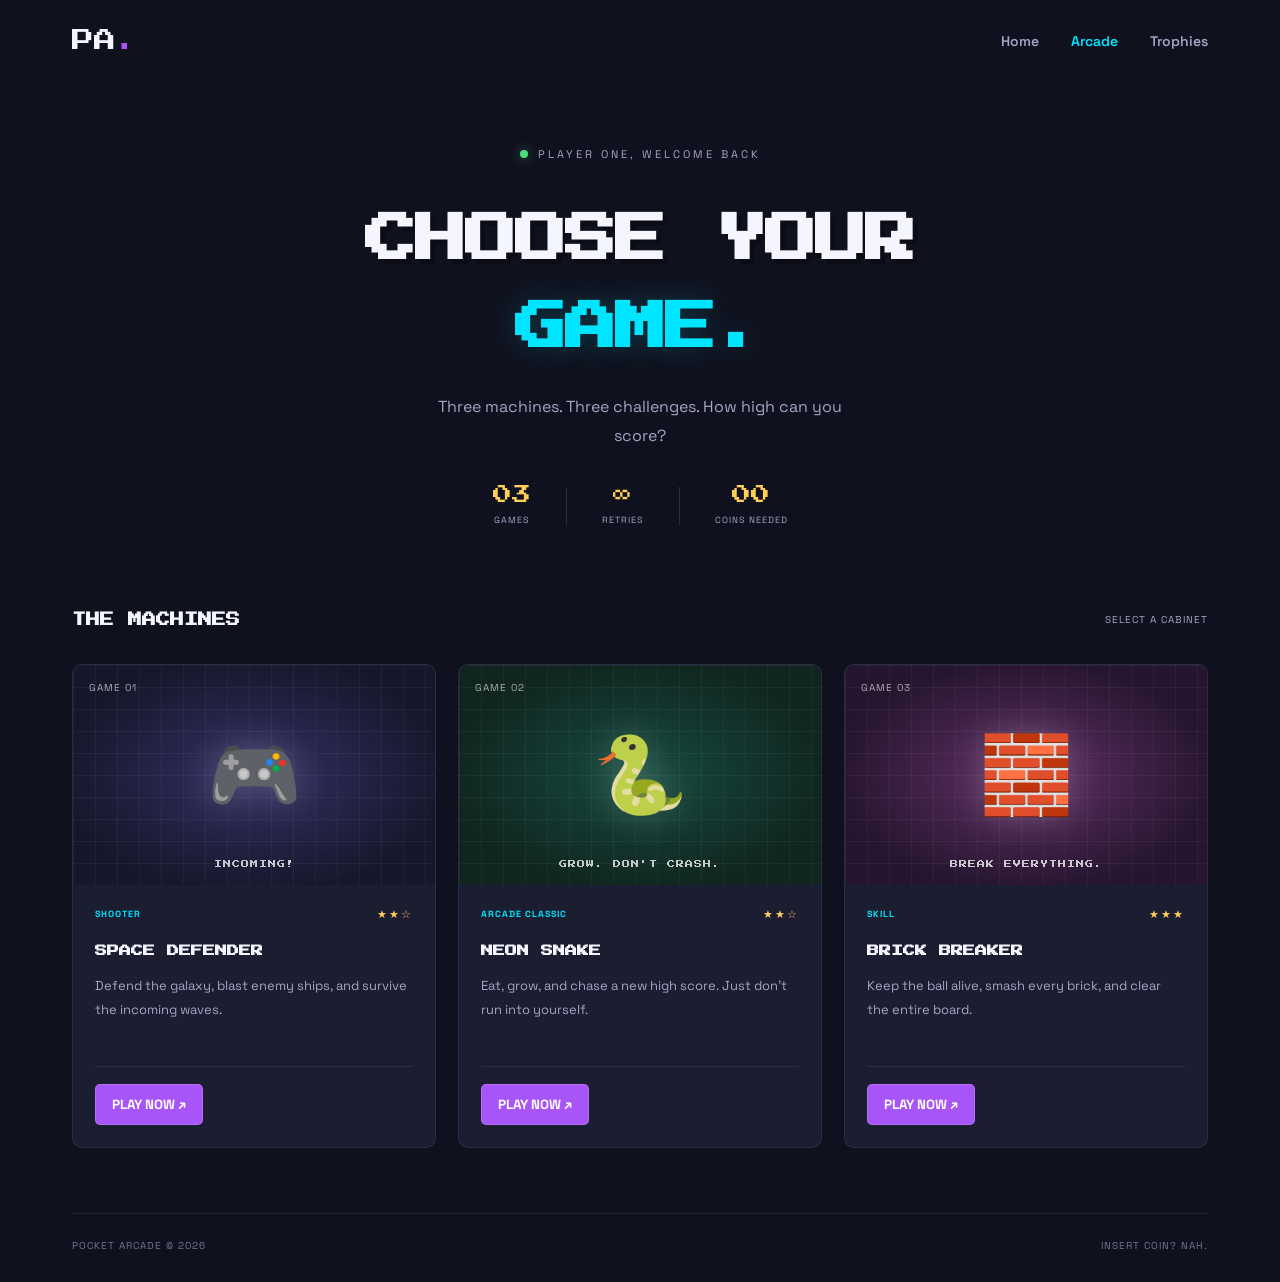
<file: arcade.html>
<!DOCTYPE html>
<html lang="en">
    <head>
        <meta charset="UTF-8">
        <meta name="viewport" content="width=device-width, initial-scale=1.0">
        <title>Pocket Arcade - Games</title>
        <meta name="description" content="Discover the games inside Pocket Arcade. Three games, endless retries.">
        
        <link rel="preconnect" href="https://fonts.googleapis.com">
        <link rel="preconnect" href="https://fonts.gstatic.com" crossorigin>
        <link href="https://fonts.googleapis.com/css2?family=Press+Start+2P&family=Space+Grotesk:wght@400;500;600;700&display=swap" rel="stylesheet">

        <link rel="stylesheet" href="css/style.css">
    </head>

    <body>
        <header class="site-header">
            <a href="index.html" class="brand">PA<span>.</span></a>

            <nav aria-label="Main navigation">
                <a href="index.html">Home</a>
                <a href="arcade.html" class="active">Arcade</a>
                <a href="trophies.html">Trophies</a>
            </nav>
        </header>

        <main class="arcade-page">
            <section class="arcade-intro">
                <div class="status">
                    <span class="status-dot"></span>
                    PLAYER ONE, WELCOME BACK
                </div>

                <h1>CHOOSE YOUR<br><span>GAME.</span></h1>

                <p class="arcade-subtitle">
                    Three machines. Three challenges.
                    How high can you score?
                </p>

                <div class="arcade-stats">
                    <div>
                        <span class="stat-number">03</span>
                        <span class="stat-label">GAMES</span>
                    </div>

                    <div class="stat-divider"></div>

                    <div>
                        <span class="stat-number">∞</span>
                        <span class="stat-label">RETRIES</span>
                    </div>

                    <div class="stat-divider"></div>

                    <div>
                        <span class="stat-number">00</span>
                        <span class="stat-label">COINS NEEDED</span>
                    </div>
                </div>
            </section>

            <section class="games-section">
                <div class="section-heading">
                    <h2>THE MACHINES</h2>
                    <span>SELECT A CABINET</span>
                </div>

                <div class="game-grid">
                    <article class="game-card space-card">
                        <div class="game-art space-art">
                            <span class="game-number">GAME 01</span>
                            <span class="game-emoji">🎮</span>
                            <span class="art-caption">INCOMING!</span>
                        </div>

                        <div class="game-info">
                            <div class="game-meta">
                                <span class="game-category">SHOOTER</span>
                                <span class="game-difficulty">★★☆</span>
                            </div>

                            <h3>SPACE DEFENDER</h3>

                            <p>
                                Defend the galaxy, blast enemy ships,
                                and survive the incoming waves.
                            </p>

                            <div class="game-bottom">
                                <button class="play-button" data-game="space">PLAY NOW ↗</button>
                            </div>
                        </div>
                    </article>

                    <article class="game-card snake-card">
                        <div class="game-art snake-art">
                            <span class="game-number">GAME 02</span>
                            <span class="game-emoji">🐍</span>
                            <span class="art-caption">GROW. DON'T CRASH.</span>
                        </div>

                        <div class="game-info">
                            <div class="game-meta">
                                <span class="game-category">ARCADE CLASSIC</span>
                                <span class="game-difficulty">★★☆</span>
                            </div>

                            <h3>NEON SNAKE</h3>

                            <p>
                                Eat, grow, and chase a new high score.
                                Just don't run into yourself.
                            </p>

                            <div class="game-bottom">
                                <button class="play-button" data-game="snake">PLAY NOW ↗</button>
                            </div>
                        </div>
                    </article>

                    <article class="game-card brick-card">
                        <div class="game-art brick-art">
                            <span class="game-number">GAME 03</span>
                            <span class="game-emoji">🧱</span>
                            <span class="art-caption">BREAK EVERYTHING.</span>
                        </div>

                        <div class="game-info">
                            <div class="game-meta">
                                <span class="game-category">SKILL</span>
                                <span class="game-difficulty">★★★</span>
                            </div>

                            <h3>BRICK BREAKER</h3>

                            <p>
                                Keep the ball alive, smash every brick,
                                and clear the entire board.
                            </p>

                            <div class="game-bottom">
                                <button class="play-button" data-game="brick">PLAY NOW ↗</button>
                            </div>
                        </div>
                    </article>
                </div>
            </section>

            <footer class="arcade-footer">
                <span>POCKET ARCADE © 2026</span>
                <span>INSERT COIN? NAH.</span>
            </footer>
        </main>

        <div class="game-overlay" id="brick-overlay" hidden>
  <div class="game-window">
    <div class="game-window-header">
      <div>
        <span class="game-category">POCKET ARCADE / GAME 03</span>
        <h2>BRICK BREAKER</h2>
      </div>
      <button id="close-brick" class="close-button" aria-label="Close game">✕</button>
    </div>

    <div class="game-score">
      <span>SCORE: <strong id="brick-score">0</strong></span>
      <span>BEST: <strong id="brick-best">0</strong></span>
    </div>

    <canvas id="brick-canvas" width="400" height="400"></canvas>

    <p id="brick-message" class="game-message">Press START to play</p>

    <div class="game-controls">
      <button id="brick-start" class="play-button">START GAME</button>
      <button id="brick-restart" class="secondary-button">RESTART</button>
    </div>

    <p class="controls-hint">MOVE: A / D OR ← / → OR MOUSE</p>
  </div>
</div>

        <div class="game-overlay" id="space-overlay" hidden>
  <div class="game-window">
    <div class="game-window-header">
      <div>
        <span class="game-category">POCKET ARCADE / GAME 01</span>
        <h2>SPACE DEFENDER</h2>
      </div>

      <button id="close-space" class="close-button" aria-label="Close game">✕</button>
    </div>

    <div class="game-score">
      <span>SCORE: <strong id="space-score">0</strong></span>
      <span>BEST: <strong id="space-best">0</strong></span>
    </div>

    <canvas id="space-canvas" width="400" height="400"></canvas>

    <p id="space-message" class="game-message">Press START to play</p>

    <div class="game-controls">
      <button id="space-start" class="play-button">START GAME</button>
      <button id="space-restart" class="secondary-button">RESTART</button>
    </div>

    <p class="controls-hint">MOVE: A / D OR ← / → | SHOOT: SPACE</p>
  </div>
</div>

        <div class="game-overlay" id="snake-overlay" hidden>
            <div class="game-window">
                <div class="game-window-header">
                    <div>
                        <span class="game-category">POCKET ARCADE / GAME 02</span>
                        <h2>NEON SNAKE</h2>
                    </div>
                    <button id="close-snake" class="close-button" aria-label="Close game">✕</button>
                </div>

                <div class="game-score">
                    <span>SCORE: <strong id="snake-score">0</strong></span>
                    <span>BEST: <strong id="snake-best">0</strong></span>
                </div>

                <canvas id="snake-canvas" width="400" height="400"></canvas>

                <p id="snake-message" class="game-message">Press START to play</p>

                <div class="game-controls">
                    <button id="snake-start" class="play-button">START GAME</button>
                    <button id="snake-restart" class="secondary-button">RESTART</button>
                </div>

                <p class="controls-hint">MOVE: ARROW KEYS / WASD</p>
            </div>
        </div>

        <script src="js/games/snake.js"></script>
        <script src="js/games/space.js"></script>
        <script src="js/games/brick.js"></script>
    </body>
</html>
</file>
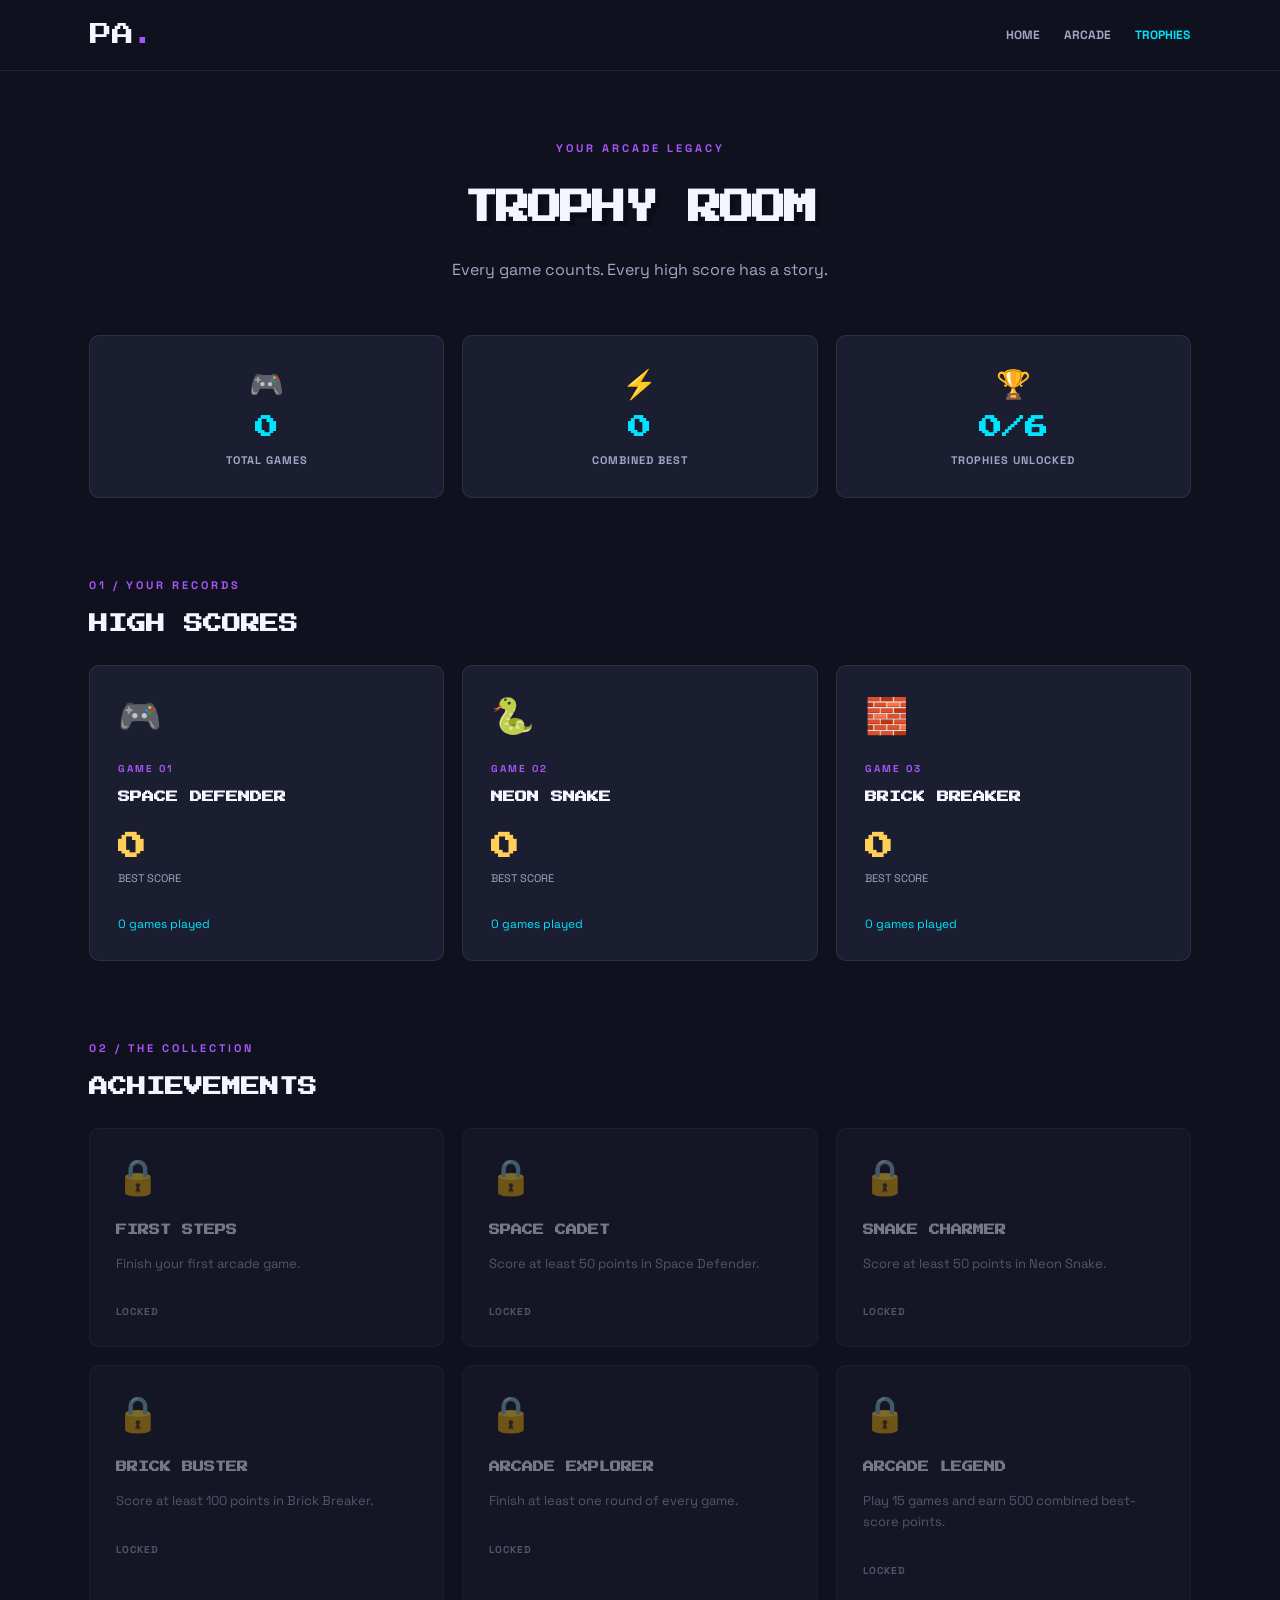
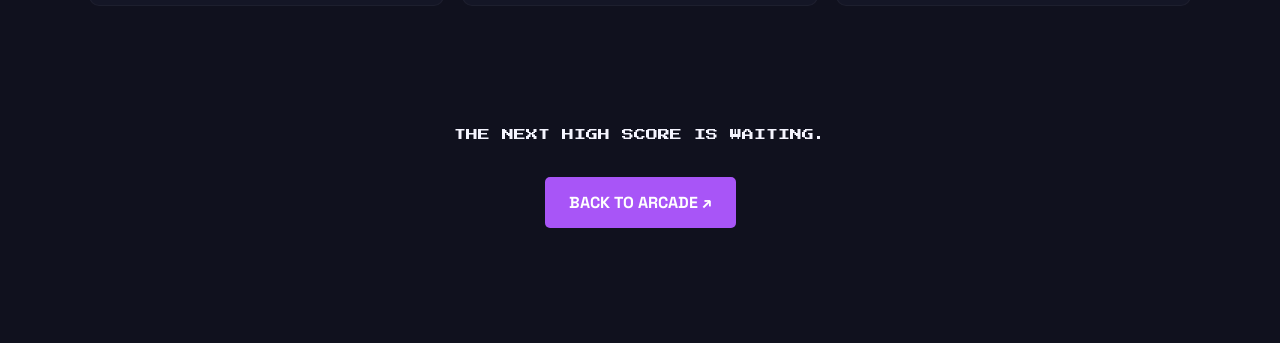
<file: trophies.html>
<!DOCTYPE html>
<html lang="en">
<head>
  <meta charset="UTF-8">
  <meta name="viewport" content="width=device-width, initial-scale=1.0">
  <title>Trophy Room | Pocket Arcade</title>

  <link rel="preconnect" href="https://fonts.googleapis.com">
  <link rel="preconnect" href="https://fonts.gstatic.com" crossorigin>
  <link href="https://fonts.googleapis.com/css2?family=Press+Start+2P&family=Space+Grotesk:wght@400;500;600;700&display=swap" rel="stylesheet">

  <link rel="stylesheet" href="css/style.css">
</head>

<body>
  <header class="trophy-header">
    <a href="index.html" class="brand">PA<span>.</span></a>

    <nav class="trophy-nav">
      <a href="index.html">HOME</a>
      <a href="arcade.html">ARCADE</a>
      <a href="trophies.html" class="active">TROPHIES</a>
    </nav>
  </header>

  <main class="trophy-main">
    <section class="trophy-hero">
      <span class="trophy-eyebrow">YOUR ARCADE LEGACY</span>
      <h1>TROPHY ROOM</h1>
      <p>Every game counts. Every high score has a story.</p>
    </section>

    <section class="trophy-stats">
      <div class="trophy-stat">
        <span class="stat-icon">🎮</span>
        <strong id="total-plays">0</strong>
        <span>TOTAL GAMES</span>
      </div>

      <div class="trophy-stat">
        <span class="stat-icon">⚡</span>
        <strong id="total-score">0</strong>
        <span>COMBINED BEST</span>
      </div>

      <div class="trophy-stat">
        <span class="stat-icon">🏆</span>
        <strong id="total-trophies">0/6</strong>
        <span>TROPHIES UNLOCKED</span>
      </div>
    </section>

    <section class="trophy-section">
      <div class="trophy-section-heading">
        <span>01 / YOUR RECORDS</span>
        <h2>HIGH SCORES</h2>
      </div>

      <div class="records-grid">
        <article class="record-card">
          <span class="record-emoji">🎮</span>
          <span class="record-label">GAME 01</span>
          <h3>SPACE DEFENDER</h3>
          <strong id="record-space">0</strong>
          <p>BEST SCORE</p>
          <span id="plays-space" class="record-plays">0 games played</span>
        </article>

        <article class="record-card">
          <span class="record-emoji">🐍</span>
          <span class="record-label">GAME 02</span>
          <h3>NEON SNAKE</h3>
          <strong id="record-snake">0</strong>
          <p>BEST SCORE</p>
          <span id="plays-snake" class="record-plays">0 games played</span>
        </article>

        <article class="record-card">
          <span class="record-emoji">🧱</span>
          <span class="record-label">GAME 03</span>
          <h3>BRICK BREAKER</h3>
          <strong id="record-brick">0</strong>
          <p>BEST SCORE</p>
          <span id="plays-brick" class="record-plays">0 games played</span>
        </article>
      </div>
    </section>

    <section class="trophy-section">
      <div class="trophy-section-heading">
        <span>02 / THE COLLECTION</span>
        <h2>ACHIEVEMENTS</h2>
      </div>

      <div class="achievements-grid" id="achievements-grid"></div>
    </section>

    <div class="trophy-footer">
      <p>THE NEXT HIGH SCORE IS WAITING.</p>
      <a href="arcade.html" class="trophy-play">BACK TO ARCADE ↗</a>
    </div>
  </main>

  <script src="js/trophies.js"></script>
</body>
</html>
</file>
<file: css/style.css>
:root {
    --background: #10111e;
    --surface: #1B1D31;
    --purple: #A855F7;
    --cyan: #00E5FF;
    --yellow: #FFCF58;
    --text: #F5F5FF;
    --muted: #A3A5C4;
}

* {
    box-sizing: border-box;
}

html {
    scroll-behavior: smooth;
}

body {
    margin: 0;
    min-height: 100vh;
    background: var(--background);
    color: var(--text);
    font-family: "Space Grotesk", sans-serif;
}

a {
    color: inherit;
    text-decoration: none;
}

.site-header {
    height: 82px;
    max-width: 1200px;
    margin: auto;
    padding: 0 32px;
    display: flex;
    align-items: center;
    justify-content: space-between;
}

.brand {
    font-family: "Press Start 2P", monospace;
    font-size: 22px;
    color: var(--text);
}

.brand span {
    color: var(--purple);
}

nav {
    display: flex;
    align-items: center;
    gap: 32px;
}

nav a {
    color: var(--muted);
    font-size: 14px;
    font-weight: 600;
    transition: color 0.2s;
}

nav a:hover,
nav a.active {
    color: var(--cyan);
}

.welcome {
    min-height: calc(100vh - 82px);
    display: flex;
    flex-direction: column;
    justify-content: space-between;
    align-items: center;
    padding: 80px 24px 30px;
    text-align: center;
    position: relative;
    overflow: hidden;
}

.welcome::before {
    content: "";
    position: absolute;
    inset: 0;
    background-image:
      linear-gradient(#FFFFFF05 1px, transparent 1px),
      linear-gradient(90deg, #FFFFFF05 1px, transparent 1px);
    background-size: 50px 50px;
    pointer-events: none;
}

.welcome-content {
    position: relative;
    z-index: 1;
    display: flex;
    flex-direction: column;
    align-items: center;
}

.status {
    display: flex;
    align-items: center;
    gap: 10px;
    font-size: 11px;
    letter-spacing: 3px;
    color: var(--muted);
}

.status-dot {
    width: 8px;
    height: 8px;
    background: #4ADE80;
    border-radius: 50%;
    box-shadow: 0 0 12px #4ADE8080;
}

.arcade-icon {
    font-size: 76px;
    margin: 45px 0 25px;
    animation: float 3s ease-in-out infinite;
}

h1 {
    font-family: "Press Start 2P", monospace;
    font-size: clamp(32px, 6vw, 76px);
    line-height: 1.5;
    margin: 0;
    letter-spacing: -2px;
    text-shadow: 5px 5px 0 #00000045;
}

h1 span {
    color: var(--purple);
}

.tagline {
    color: var(--muted);
    font-size: 17px;
    line-height: 1.8;
    margin: 30px 0 38px;
}

.start-button {
    display: inline-flex;
    align-items: center;
    justify-content: center;
    gap: 15px;
    padding: 20px 32px;
    background: var(--purple);
    color: white;
    font-family: "Press Start 2P", monospace;
    font-size: 12px;
    border: 2px solid #C084FC;
    box-shadow: 6px 6px 0 #60299A;
    transition: transform 0.15s, box-shadow 0.15s;
}

.start-button:hover {
    transform: translate(3px, 3px);
    box-shadow: 3px 3px 0 #60299A;
}

.insert-coin {
    margin-top: 30px;
    color: var(--yellow);
    font-family: "Press Start 2P", monospace;
    font-size: 9px;
    animation: blink 1.5s infinite;
}

.welcome-footer {
    position: relative;
    z-index: 1;
    display: flex;
    justify-content: space-between;
    width: 100%;
    max-width: 1100px;
    margin-top: 60px;
    color: #73758E;
    font-size: 11px;
    letter-spacing: 2px;
}

.arcade-page {
    max-width: 1200px;
    min-height: calc(100vh - 82px);
    margin: 0 auto;
    padding: 65px 32px 30px;
}

.arcade-intro {
    text-align: center;
    display: flex;
    flex-direction: column;
    align-items: center;
}

.arcade-intro h1 {
    margin-top: 35px;
    font-size: clamp(28px, 5vw, 52px);
    line-height: 1.7;
}

.arcade-intro h1 span {
    color: var(--cyan);
    text-shadow: 0 0 30px #00E5FF35;
}

.arcade-subtitle {
    max-width: 430px;
    color: var(--muted);
    font-size: 16px;
    line-height: 1.8;
    margin: 20px 0 35px;
}

.arcade-stats {
    display: flex;
    align-items: center;
    justify-content: center;
    gap: 35px;
    margin-bottom: 75px;
}

.arcade-stats div:not(.stat-divider) {
    display: flex;
    flex-direction: column;
    gap: 10px;
}

.stat-number {
    color: var(--yellow);
    font-family: "Press Start 2P", monospace;
    font-size: 19px;
}

.stat-label {
    color: var(--muted);
    font-size: 9px;
    letter-spacing: 1px;
}

.stat-divider {
    width: 1px;
    height: 38px;
    background: #FFFFFF20;
}

.games-section {
    margin-bottom: 65px;
}

.section-heading {
    display: flex;
    justify-content: space-between;
    align-items: center;
    gap: 16px;
    margin-bottom: 25px;
}

.section-heading h2 {
    font-family: "Press Start 2P", monospace;
    font-size: 14px;
}

.section-heading > span {
    color: var(--muted);
    font-size: 10px;
    letter-spacing: 1px;
}

.game-grid {
    display: grid;
    grid-template-columns: repeat(3, minmax(0, 1fr));
    gap: 22px;
}

.game-card {
    min-width: 0;
    overflow: hidden;
    background: var(--surface);
    border: 1px solid #FFFFFF12;
    border-radius: 10px;
    transition: transform 0.25s, border-color 0.25s;
}

.game-card:hover {
    transform: translateY(-7px);
    border-color: #A855F780;
}

.game-art {
    height: 220px;
    position: relative;
    display: flex;
    justify-content: center;
    align-items: center;
    overflow: hidden;
}

.game-art::before {
    content: "";
    position: absolute;
    inset: 0;
    background-image:
        linear-gradient(#FFFFFF0B 1px, transparent 1px),
        linear-gradient(90deg, #FFFFFF0B 1px, transparent 1px);
    background-size: 22px 22px;
}

.space-art {
    background: radial-gradient(ellipse at center, #343064, #17172C 75%);
}

.snake-art {
    background: radial-gradient(ellipse at center, #164B40, #10251F 75%);
}

.brick-art {
    background: radial-gradient(ellipse at center, #603064, #25152E 75%);
}

.game-number {
    position: absolute;
    top: 16px;
    left: 16px;
    z-index: 1;
    color: #FFFFFFA0;
    font-size: 10px;
    letter-spacing: 1px;
}

.game-emoji {
    position: relative;
    z-index: 1;
    font-size: 76px;
    filter: drop-shadow(0 0 18px #FFFFFF30);
    transition: transform 0.3s;
}

.game-card:hover .game-emoji {
    transform: scale(1.12) rotate(-4deg);
}

.art-caption {
    position: absolute;
    bottom: 17px;
    z-index: 1;
    font-family: "Press Start 2P", monospace;
    font-size: 8px;
    color: #FFFFFFC0;
    letter-spacing: 1px;
}

.game-info {
    padding: 22px;
}

.game-meta {
    display: flex;
    align-items: center;
    justify-content: space-between;
    gap: 8px;
}

.game-category {
    color: var(--cyan);
    font-size: 9px;
    letter-spacing: 1px;
    font-weight: 700;
}

.game-difficulty {
    color: var(--yellow);
    font-size: 11px;
    letter-spacing: 2px;
}

.game-info h3 {
    font-family: "Press Start 2P", monospace;
    font-size: 12px;
    line-height: 1.8;
    margin: 20px 0 12px;
}

.game-info p {
    color: var(--muted);
    font-size: 13px;
    line-height: 1.8;
    min-height: 70px;
    margin: 0 0 22px;
}

.game-bottom {
    display: flex;
    justify-content: space-between;
    align-items: center;
    border-top: 1px solid #FFFFFF12;
    padding-top: 17px;
}

.game-status {
    color: #FFCF58;
    font-size: 9px;
    letter-spacing: 1px;
}

.game-arrow {
    color: var(--muted);
    font-size: 20px;
    transition: color 0.2s, transform 0.2s;
}

.game-card:hover .game-arrow {
    color: var(--cyan);
    transform: translate(3px, -3px);
}

.arcade-footer {
    display: flex;
    justify-content: space-between;
    gap: 20px;
    padding-top: 25px;
    border-top: 1px solid #FFFFFF12;
    color: #73758E;
    font-size: 10px;
    letter-spacing: 1px;
}

.play-button,
.secondary-button,
.close-button {
    font-family: "Space Grotesk", sans-serif;
    font-weight: 700;
    cursor: pointer;
    border: 1px solid #FFFFFF25;
    border-radius: 5px;
    padding: 11px 16px;
}

.play-button {
    background: var(--purple);
    color: white;
}

.secondary-button,
.close-button {
    background: #292B43;
    color: var(--text);
}

.game-overlay[hidden] {
    display: none !important;
}

.game-overlay {
    position: fixed;
    inset: 0;
    z-index: 100;
    overflow-y: auto;
    display: flex;
    align-items: center;
    justify-content: center;
    padding: 20px;
    background: #080912ED;
}

.game-window {
    width: min(100%, 520px);
    padding: 24px;
    background: var(--surface);
    border: 1px solid #A855F760;
    border-radius: 12px;
    box-shadow: 0 0 60px #A855F725;
}

.game-window-header,
.game-score {
    display: flex;
    justify-content: space-between;
    align-items: center;
    gap: 12px;
}

.game-window-header h2 {
    font-family: "Press Start 2P", monospace;
    font-size: 14px;
    line-height: 1.8;
}

.game-score {
    margin: 16px 0;
    color: var(--cyan);
    font-size: 13px;
}

#snake-canvas {
    display: block;
    width: 100%;
    height: auto;
    background: #0C1220;
    border: 1px solid #00E5FF45;
    border-radius: 4px;
}

.game-message {
    min-height: 24px;
    text-align: center;
    color: var(--yellow);
    font-size: 14px;
}

.game-controls {
    display: flex;
    justify-content: center;
    gap: 12px;
    flex-wrap: wrap;
}

.controls-hint {
    text-align: center;
    color: var(--muted);
    font-size: 10px;
    letter-spacing: 1px;
    margin: 20px 0 0;
}

#space-canvas {
  display: block;
  width: 100%;
  height: auto;
  background: #080d1d;
  border: 1px solid #a855f760;
  border-radius: 4px;
}

#brick-canvas {
  display: block;
  width: 100%;
  height: auto;
  background: #0c1220;
  border: 1px solid #ffcf5860;
  border-radius: 4px;
  touch-action: none;
}

.trophy-header {
  display: flex;
  justify-content: space-between;
  align-items: center;
  gap: 20px;
  padding: 24px 7%;
  border-bottom: 1px solid #ffffff15;
}

.trophy-logo {
  font-family: "Press Start 2P", monospace;
  font-size: 13px;
  color: #00e5ff;
  text-decoration: none;
}

.trophy-nav {
  display: flex;
  flex-wrap: wrap;
  gap: 24px;
}

.trophy-nav a {
  font-size: 12px;
  font-weight: 700;
  color: #a3a5c4;
  text-decoration: none;
}

.trophy-nav a:hover,
.trophy-nav a.active {
  color: #00e5ff;
}

.trophy-main {
  max-width: 1150px;
  margin: auto;
  padding: 65px 24px;
}

.trophy-hero {
  text-align: center;
  margin-bottom: 55px;
}

.trophy-eyebrow,
.trophy-section-heading > span {
  color: #a855f7;
  font-size: 11px;
  font-weight: 700;
  letter-spacing: 3px;
}

.trophy-hero h1 {
  font-family: "Press Start 2P", monospace;
  font-size: clamp(20px, 3vw, 34px);
  line-height: 1.6;
  margin: 24px 0;
  color: #f5f5ff;
}

.trophy-hero p {
  color: #a3a5c4;
}

.trophy-stats {
  display: grid;
  grid-template-columns: repeat(3, 1fr);
  gap: 18px;
  margin-bottom: 75px;
}

.trophy-stat {
  background: #1b1d31;
  border: 1px solid #ffffff15;
  border-radius: 10px;
  padding: 30px 15px;
  text-align: center;
  display: flex;
  flex-direction: column;
  align-items: center;
  gap: 14px;
}

.stat-icon {
  font-size: 28px;
}

.trophy-stat strong {
  font-family: "Press Start 2P", monospace;
  font-size: 23px;
  color: #00e5ff;
}

.trophy-stat > span:last-child {
  font-size: 11px;
  font-weight: 700;
  color: #a3a5c4;
  letter-spacing: 1px;
}

.trophy-section {
  margin-bottom: 75px;
}

.trophy-section-heading {
  margin-bottom: 25px;
}

.trophy-section-heading h2 {
  font-family: "Press Start 2P", monospace;
  font-size: 19px;
  line-height: 1.6;
  margin-top: 15px;
}

.records-grid,
.achievements-grid {
  display: grid;
  grid-template-columns: repeat(3, 1fr);
  gap: 18px;
}

.record-card {
  background: #1b1d31;
  border: 1px solid #ffffff15;
  border-radius: 10px;
  padding: 28px;
  display: flex;
  flex-direction: column;
  align-items: flex-start;
}

.record-emoji {
  font-size: 35px;
  margin-bottom: 24px;
}

.record-label {
  font-size: 10px;
  color: #a855f7;
  letter-spacing: 2px;
  font-weight: 700;
}

.record-card h3 {
  font-family: "Press Start 2P", monospace;
  font-size: 12px;
  line-height: 1.8;
  margin: 12px 0 25px;
}

.record-card strong {
  font-family: "Press Start 2P", monospace;
  font-size: 28px;
  color: #ffcf58;
}

.record-card p {
  font-size: 11px;
  color: #a3a5c4;
  margin-top: 10px;
}

.record-plays {
  margin-top: 20px;
  font-size: 12px;
  color: #00e5ff;
}

.achievement-card {
  background: #1b1d31;
  border: 1px solid #a855f750;
  border-radius: 10px;
  padding: 26px;
  min-height: 190px;
}

.achievement-card.locked {
  opacity: 0.45;
  border-color: #ffffff15;
}

.achievement-icon {
  font-size: 35px;
  display: block;
  margin-bottom: 22px;
}

.achievement-card h3 {
  font-family: "Press Start 2P", monospace;
  font-size: 11px;
  line-height: 1.8;
  margin-bottom: 12px;
}

.achievement-card p {
  font-size: 13px;
  color: #a3a5c4;
  line-height: 1.6;
}

.achievement-status {
  display: inline-block;
  margin-top: 18px;
  font-size: 10px;
  font-weight: 700;
  color: #35cba2;
  letter-spacing: 1px;
}

.locked .achievement-status {
  color: #a3a5c4;
}

.trophy-footer {
  text-align: center;
  padding: 30px 0 50px;
}

.trophy-footer p {
  font-family: "Press Start 2P", monospace;
  font-size: 12px;
  line-height: 2;
  margin-bottom: 30px;
}

.trophy-play {
  display: inline-block;
  background: #a855f7;
  color: white;
  padding: 15px 24px;
  border-radius: 5px;
  text-decoration: none;
  font-weight: 700;
}

.trophy-play:hover {
  background: #9333ea;
}

@media (max-width: 800px) {
  .records-grid,
  .achievements-grid {
    grid-template-columns: repeat(2, 1fr);
  }
}

@media (max-width: 550px) {
  .trophy-header {
    flex-direction: column;
  }

  .trophy-stats,
  .records-grid,
  .achievements-grid {
    grid-template-columns: 1fr;
  }

  .trophy-main {
    padding: 40px 18px;
  }

  .trophy-section-heading h2 {
    font-size: 15px;
  }
}

@media (max-width: 480px) {
    .game-window {
        padding: 15px;
    }

    .game-window-header h2 {
        font-size: 11px;
    }
}

@media (max-width: 900px) {
    .game-grid {
        grid-template-columns: repeat(2, minmax(0, 1fr));
    }

    .game-card:last-child {
        grid-column: 1 / -1;
    }

    .game-card:last-child {
        grid-column: 1 / -1;
    }

    .game-card:last-child .game-art {
        height: 190px;
    }
}

@keyframes float {
    0%, 100% { transform: translateY(0); }
    50% { transform: translateY(-12px); }
}

@keyframes blink {
    0%, 49% { opacity: 1; }
    50%, 100% { opacity: 0.35; }
}

@media (max-width: 600px) {
    .site-header {
        padding: 0 18px;
    }

    .brand {
        font-size: 16px;
    }

    nav {
        gap: 15px;
    }

    nav a {
        font-size: 12px;
    }

    .welcome {
        padding-top: 65px;
    }

    .tagline {
        font-size: 14px;
    }

    .start-button {
        font-size: 10px;
        padding: 18px 20px;
    }

    .welcome-footer {
        font-size: 8px;
        gap: 15px;
        flex-wrap: wrap;
        justify-content: center;
    }

    .arcade-page {
        padding: 45px 18px 25px;
    }

    .arcade-intro h1 {
        font-size: clamp(24px, 7vw, 36px);
    }

    .arcade-stats {
        gap: 18px;
        margin-bottom: 50px;
    }

    .stat-number {
        font-size: 7px;
    }

    .stat-label {
        font-size: 7px;
    }

    .section-heading h2 {
        font-size: 10px;
    }

    .section-heading > span {
        font-size: 8px;
    }

    .game-grid {
        grid-template-columns: 1fr;
    }

    .game-card:last-child {
        grid-column: auto;
    }

    .game-art,
    .game-card:last-child .game-art {
        height: 210px;
    }

    .game-info p {
        min-height: auto;
    }

    .arcade-footer {
        font-size: 8px;
        flex-wrap: wrap;
    }
}
/*
@media (prefers-reduced-motion: reduce) {
    *,
    *::before,
    *::after {
        animation: none !important;
        transition: none !important;
    }
}
*\
</file>
